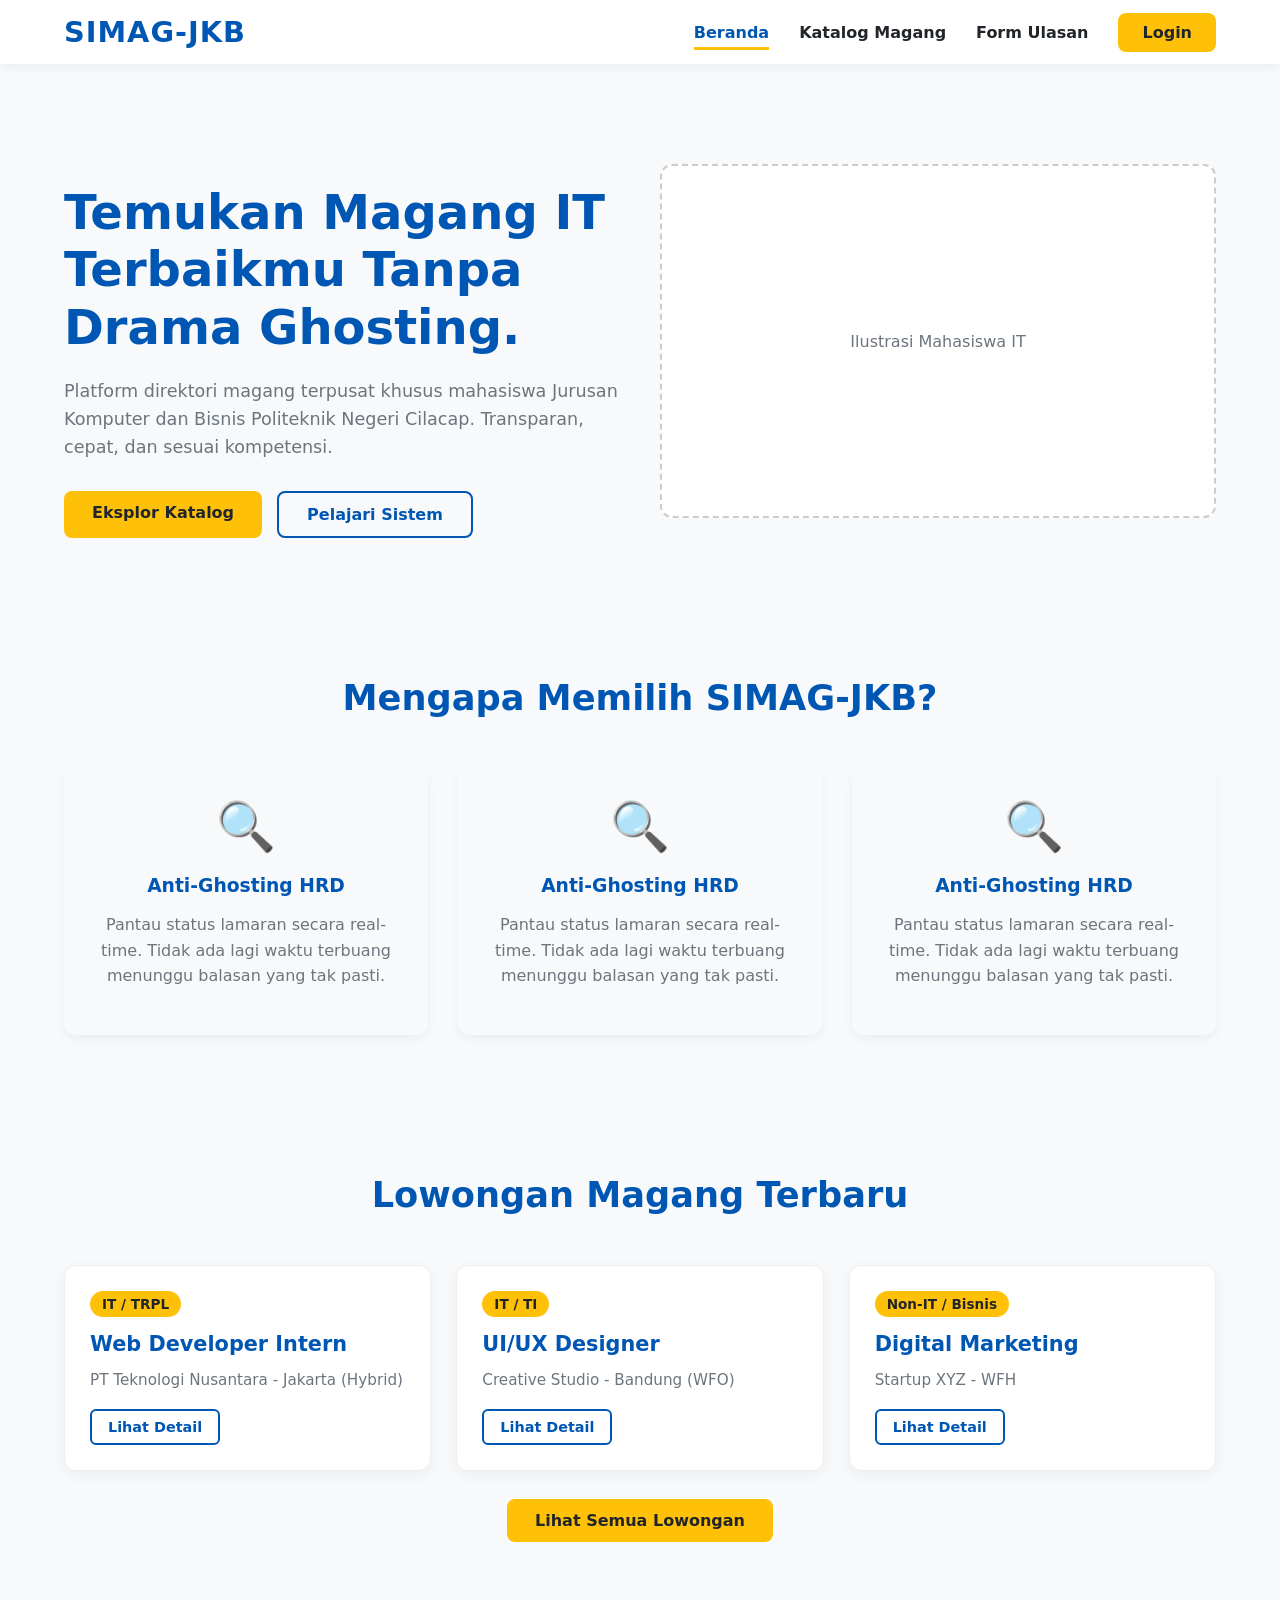
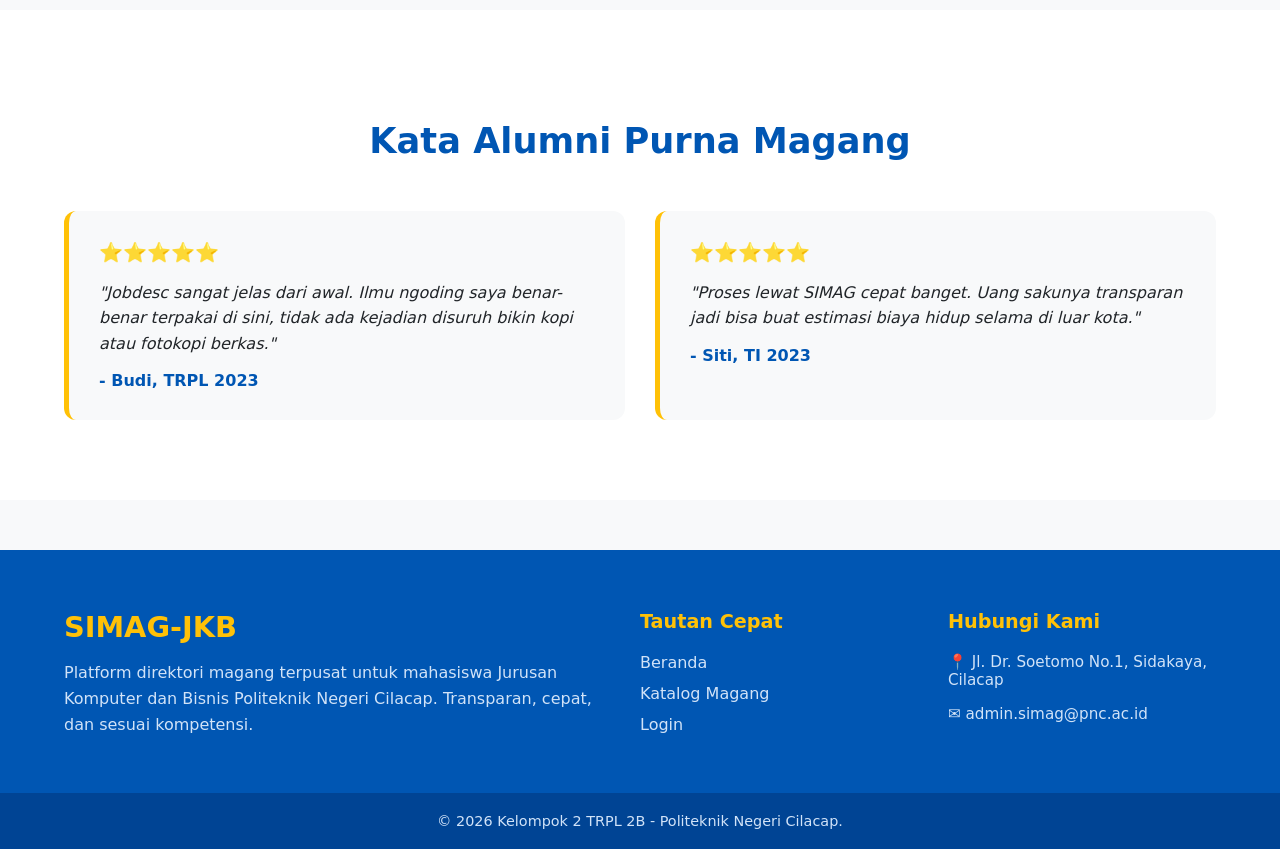
<file: index.html>
<!DOCTYPE html>
<html lang="id">
<head>
    <meta charset="UTF-8">
    <meta name="viewport" content="width=device-width, initial-scale=1.0">
    <title>SIMAG JKB - Sistem Informasi Magang Terpadu</title>
<!--    <link rel="icon" type="image/x-icon" href="favicon.ico">-->
    <link rel="stylesheet" href="style.css">
</head>
<body>

<header id="header-utama">
    <div class="container">
        <h2 class="logo">SIMAG-JKB</h2>
        <nav class="navbar">
            <ul>
                <li><a href="index.html" class="active">Beranda</a></li>
                <li><a href="katalog.html">Katalog Magang</a></li>
                <li><a href="ulasan.html">Form Ulasan</a></li>
                <li><a href="login.html">Login</a></li>
            </ul>
        </nav>
    </div>
</header>

<main>
    <section id="hero">
        <div class="container hero-wrapper">
            <div class="hero-content">
                <h1 class="hero-title">Temukan Magang IT Terbaikmu Tanpa Drama Ghosting.</h1>
                <p class="hero-subtitle">Platform direktori magang terpusat khusus mahasiswa Jurusan Komputer dan Bisnis Politeknik Negeri Cilacap. Transparan, cepat, dan sesuai kompetensi.</p>
                <div class="hero-buttons">
                    <a href="katalog.html" class="btn-utama">Eksplor Katalog</a>
                    <a href="#about" class="btn-sekunder">Pelajari Sistem</a>
                </div>
            </div>
            <div class="hero-image">
                <!-- Gunakan tag img ini nanti jika kamu sudah punya gambar ilustrasi vektor -->
                <div class="placeholder-gambar">Ilustrasi Mahasiswa IT</div>
            </div>
        </div>
    </section>

    <section id="about">
        <div class="container">
            <h2 class="section-title text-center">Mengapa Memilih SIMAG-JKB?</h2>
            <div class="fitur-grid">
                <div class="fitur-card">
                    <div class="ikon-fitur">🔍</div>
                    <h3>Anti-Ghosting HRD</h3>
                    <p>Pantau status lamaran secara real-time. Tidak ada lagi waktu terbuang menunggu balasan yang tak pasti.</p>
                </div>
                <div class="fitur-card">
                    <div class="ikon-fitur">🔍</div>
                    <h3>Anti-Ghosting HRD</h3>
                    <p>Pantau status lamaran secara real-time. Tidak ada lagi waktu terbuang menunggu balasan yang tak pasti.</p>
                </div>
                <div class="fitur-card">
                    <div class="ikon-fitur">🔍</div>
                    <h3>Anti-Ghosting HRD</h3>
                    <p>Pantau status lamaran secara real-time. Tidak ada lagi waktu terbuang menunggu balasan yang tak pasti.</p>
                </div>
            </div>
        </div>
    </section>

    <section id="preview-katalog">
        <div class="container">
            <h2 class="section-title text-center">Lowongan Magang Terbaru</h2>
            <div class="katalog-grid">
                <!-- Card 1 -->
                <div class="katalog-card">
                    <span class="badge-prodi">IT / TRPL</span>
                    <h3>Web Developer Intern</h3>
                    <p class="perusahaan">PT Teknologi Nusantara - Jakarta (Hybrid)</p>
                    <a href="katalog.html" class="btn-sekunder-small">Lihat Detail</a>
                </div>
                <!-- Card 2 -->
                <div class="katalog-card">
                    <span class="badge-prodi">IT / TI</span>
                    <h3>UI/UX Designer</h3>
                    <p class="perusahaan">Creative Studio - Bandung (WFO)</p>
                    <a href="katalog.html" class="btn-sekunder-small">Lihat Detail</a>
                </div>
                <!-- Card 3 -->
                <div class="katalog-card">
                    <span class="badge-prodi">Non-IT / Bisnis</span>
                    <h3>Digital Marketing</h3>
                    <p class="perusahaan">Startup XYZ - WFH</p>
                    <a href="katalog.html" class="btn-sekunder-small">Lihat Detail</a>
                </div>
            </div>
            <div class="text-center mt-4">
                <a href="katalog.html" class="btn-utama">Lihat Semua Lowongan</a>
            </div>
        </div>
    </section>

    <section id="testimoni">
        <div class="container">
            <h2 class="section-title text-center">Kata Alumni Purna Magang</h2>
            <div class="testimoni-grid">
                <div class="testimoni-card">
                    <div class="rating">⭐⭐⭐⭐⭐</div>
                    <p class="kutipan">"Jobdesc sangat jelas dari awal. Ilmu ngoding saya benar-benar terpakai di sini, tidak ada kejadian disuruh bikin kopi atau fotokopi berkas."</p>
                    <h4 class="nama-alumni">- Budi, TRPL 2023</h4>
                </div>
                <div class="testimoni-card">
                    <div class="rating">⭐⭐⭐⭐⭐</div>
                    <p class="kutipan">"Proses lewat SIMAG cepat banget. Uang sakunya transparan jadi bisa buat estimasi biaya hidup selama di luar kota."</p>
                    <h4 class="nama-alumni">- Siti, TI 2023</h4>
                </div>
            </div>
        </div>
    </section>
</main>

<footer id="footer-utama">
    <div class="container footer-wrapper">
        <div class="footer-brand">
            <h3>SIMAG-JKB</h3>
            <p>Platform direktori magang terpusat untuk mahasiswa Jurusan Komputer dan Bisnis Politeknik Negeri Cilacap. Transparan, cepat, dan sesuai kompetensi.</p>
        </div>

        <div class="footer-links">
            <h4>Tautan Cepat</h4>
            <ul>
                <li><a href="index.html">Beranda</a></li>
                <li><a href="katalog.html">Katalog Magang</a></li>
                <li><a href="login.html">Login</a></li>
            </ul>
        </div>

        <div class="footer-contact">
            <h4>Hubungi Kami</h4>
            <p>📍 Jl. Dr. Soetomo No.1, Sidakaya, Cilacap</p>
            <p>✉️ admin.simag@pnc.ac.id</p>
        </div>
    </div>

    <div class="footer-bottom">
        <div class="container text-center">
            <p>&copy; 2026 Kelompok 2 TRPL 2B - Politeknik Negeri Cilacap.</p>
        </div>
    </div>
</footer>
</body>
</html>
</file>
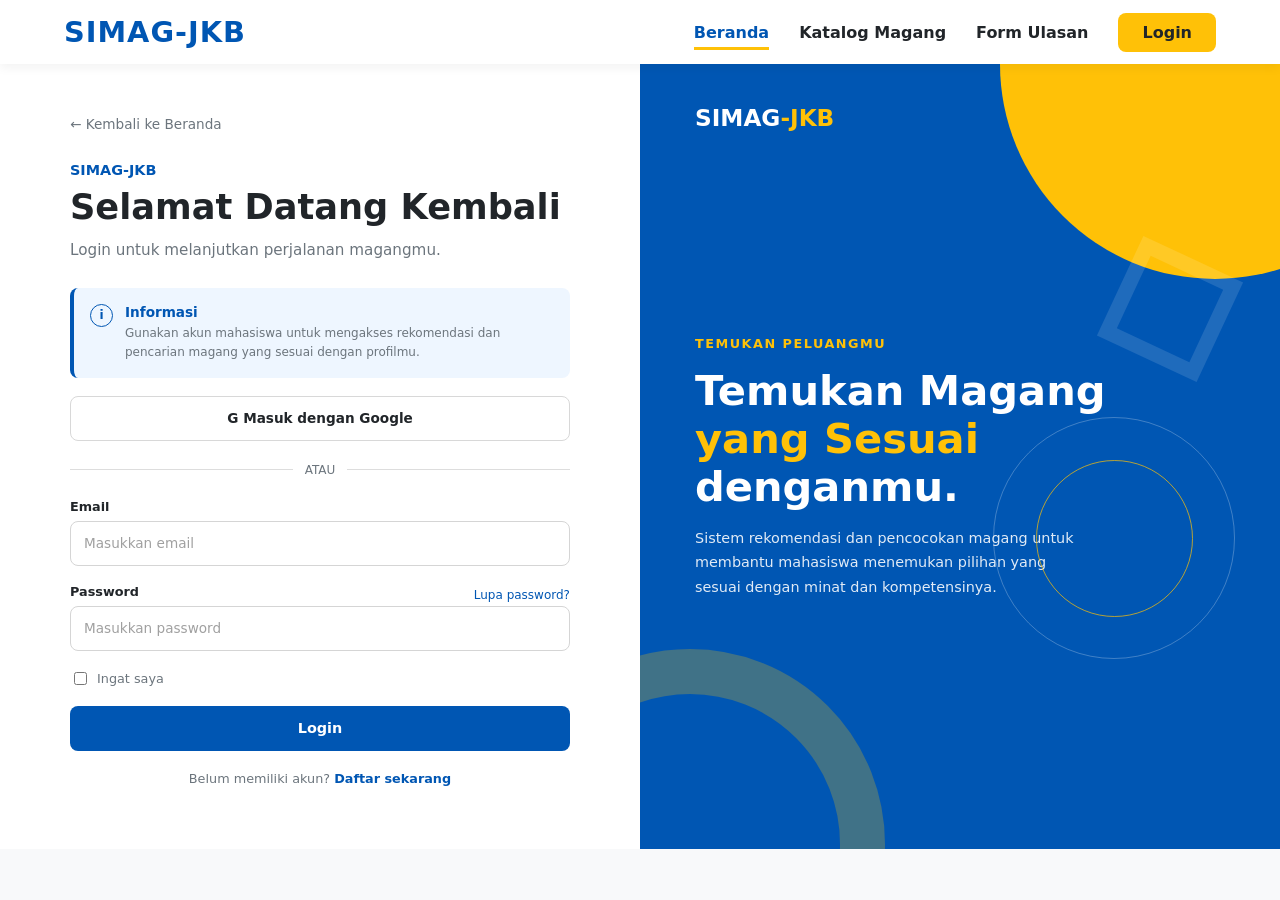
<file: login.html>
<!DOCTYPE html>
<html lang="id">
<head>
    <meta charset="UTF-8">
    <meta name="viewport" content="width=device-width, initial-scale=1.0">

    <title>SIMAG JKB - Login</title>

    <!-- CSS Global -->
    <link rel="stylesheet" href="style.css">

    <!-- CSS Khusus Login & Register -->
    <link rel="stylesheet" href="style-login.css">
</head>

<body>

<!-- =========================================
     HEADER
========================================= -->

<header id="header-utama">
    <div class="container">
        <h2 class="logo">SIMAG-JKB</h2>
        <nav class="navbar">
            <ul>
                <li><a href="index.html" class="active">Beranda</a></li>
                <li><a href="katalog.html">Katalog Magang</a></li>
                <li><a href="ulasan.html">Form Ulasan</a></li>
                <li><a href="login.html">Login</a></li>
            </ul>
        </nav>
    </div>
</header>


<!-- =========================================
     KONTEN UTAMA
========================================= -->

<main>


        <section class="auth-page">


            <!-- =================================
                 BAGIAN KIRI: LOGIN
            ================================== -->

            <div class="auth-form-area">

                <div class="auth-content">


                    <!-- KEMBALI KE BERANDA -->

                    <a
                        href="index.html"
                        class="back-home">

                        ← Kembali ke Beranda

                    </a>


                    <!-- =================================
                         JUDUL LOGIN
                    ================================== -->

                    <div class="auth-heading">

                        <span class="auth-label">
                            SIMAG-JKB
                        </span>

                        <h1>
                            Selamat Datang Kembali
                        </h1>

                        <p>
                            Login untuk melanjutkan perjalanan magangmu.
                        </p>

                    </div>


                    <!-- =================================
                         INFORMASI
                    ================================== -->

                    <div class="info-box">

                        <span class="info-icon">
                            i
                        </span>

                        <div>

                            <strong>
                                Informasi
                            </strong>

                            <p>
                                Gunakan akun mahasiswa untuk mengakses
                                rekomendasi dan pencarian magang yang
                                sesuai dengan profilmu.
                            </p>

                        </div>

                    </div>


                    <!-- =================================
                         LOGIN DENGAN GOOGLE
                    ================================== -->

                    <button
                        type="button"
                        class="google-button">

                        <span>
                            G
                        </span>

                        Masuk dengan Google

                    </button>


                    <!-- =================================
                         PEMISAH
                    ================================== -->

                    <div class="divider">

                        <span>
                            ATAU
                        </span>

                    </div>


                    <!-- =================================
                         FORM LOGIN
                    ================================== -->

                    <form>


                        <!-- EMAIL -->

                        <div class="form-group">

                            <label for="login-email">
                                Email
                            </label>

                            <input
                                type="email"
                                id="login-email"
                                name="email"
                                placeholder="Masukkan email"
                                required>

                        </div>


                        <!-- PASSWORD -->

                        <div class="form-group">

                            <div class="password-label">

                                <label for="login-password">
                                    Password
                                </label>

                                <a href="#">
                                    Lupa password?
                                </a>

                            </div>

                            <input
                                type="password"
                                id="login-password"
                                name="password"
                                placeholder="Masukkan password"
                                required>

                        </div>


                        <!-- INGAT SAYA -->

                        <div class="form-option">

                            <label>

                                <input
                                    type="checkbox"
                                    name="remember">

                                Ingat saya

                            </label>

                        </div>


                        <!-- BUTTON LOGIN -->

                        <button
                            type="submit"
                            class="login-button">

                            Login

                        </button>

                    </form>


                    <!-- =================================
                         LINK REGISTER
                    ================================== -->

                    <p class="register-text">

                        Belum memiliki akun?

                        <a href="register.html">
                            Daftar sekarang
                        </a>

                    </p>

                </div>

            </div>


            <!-- =================================
                 BAGIAN KANAN / VISUAL
            ================================== -->

            <div class="auth-visual">

                <div class="visual-content">


                    <!-- LOGO -->

                    <div class="visual-logo">

                        SIMAG<strong>-JKB</strong>

                    </div>


                    <!-- TEXT VISUAL -->

                    <div class="visual-text">

                        <span class="small-title">
                            TEMUKAN PELUANGMU
                        </span>

                        <h2>

                            Temukan Magang
                            <span>yang Sesuai</span>
                            denganmu.

                        </h2>

                        <p>

                            Sistem rekomendasi dan pencocokan magang
                            untuk membantu mahasiswa menemukan pilihan
                            yang sesuai dengan minat dan kompetensinya.

                        </p>

                    </div>


                    <!-- =================================
                         DEKORASI
                    ================================== -->

                    <div class="visual-decoration">

                        <div class="circle circle-one"></div>

                        <div class="circle circle-two"></div>

                        <div class="square"></div>

                    </div>

                </div>

            </div>

        </section>

    </div>

</main>
</file>
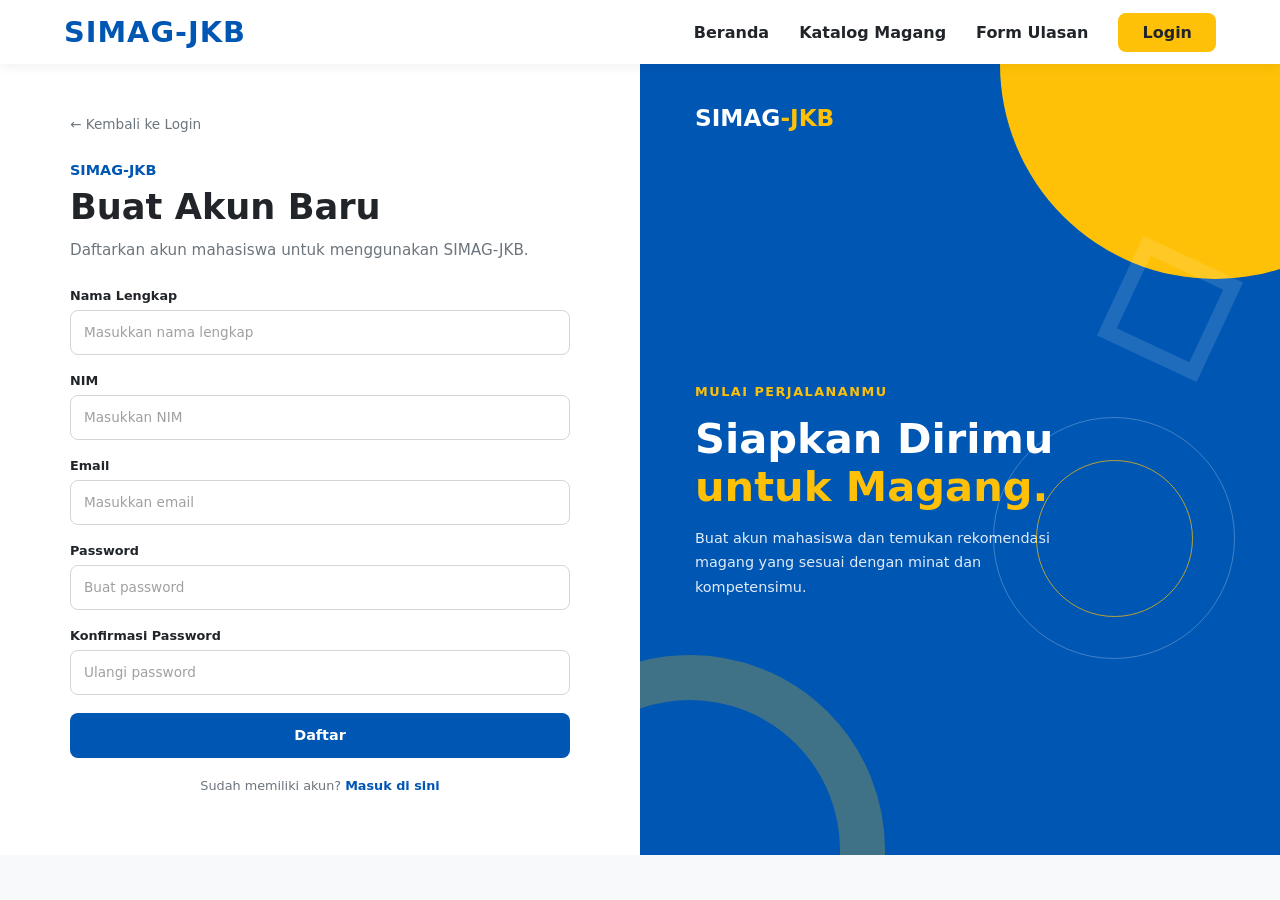
<file: register.html>
<!DOCTYPE html>
<html lang="id">
<head>
    <meta charset="UTF-8">
    <meta name="viewport" content="width=device-width, initial-scale=1.0">

    <title>SIMAG JKB - Register</title>

    <!-- CSS Global -->
    <link rel="stylesheet" href="style.css">

    <!-- CSS Khusus Login & Register -->
    <link rel="stylesheet" href="style-login.css">
</head>

<body>

<!-- =========================================
     HEADER
========================================= -->

<header id="header-utama">
    <div class="container">

        <h2 class="logo">
            SIMAG-JKB
        </h2>

        <nav class="navbar">

            <ul>

                <li>
                    <a href="index.html">
                        Beranda
                    </a>
                </li>

                <li>
                    <a href="katalog.html">
                        Katalog Magang
                    </a>
                </li>

                <li>
                    <a href="ulasan.html">
                        Form Ulasan
                    </a>
                </li>

                <li>
                    <a href="login.html">
                        Login
                    </a>
                </li>

            </ul>

        </nav>

    </div>

</header>


<!-- =========================================
     KONTEN UTAMA
========================================= -->

<main>

 

        <section class="auth-page">


            <!-- =================================
                 BAGIAN KIRI
            ================================== -->

            <div class="auth-form-area">

                <div class="auth-content">


                    <!-- KEMBALI KE LOGIN -->

                    <a
                        href="login.html"
                        class="back-home">

                        ← Kembali ke Login

                    </a>


                    <!-- =================================
                         JUDUL REGISTER
                    ================================== -->

                    <div class="auth-heading">

                        <span class="auth-label">
                            SIMAG-JKB
                        </span>

                        <h1>
                            Buat Akun Baru
                        </h1>

                        <p>
                            Daftarkan akun mahasiswa untuk menggunakan
                            SIMAG-JKB.
                        </p>

                    </div>


                    <!-- =================================
                         FORM REGISTER
                    ================================== -->

                    <form>


                        <!-- NAMA LENGKAP -->

                        <div class="form-group">

                            <label for="nama">
                                Nama Lengkap
                            </label>

                            <input
                                type="text"
                                id="nama"
                                name="nama"
                                placeholder="Masukkan nama lengkap"
                                required>

                        </div>


                        <!-- NIM -->

                        <div class="form-group">

                            <label for="nim">
                                NIM
                            </label>

                            <input
                                type="text"
                                id="nim"
                                name="nim"
                                placeholder="Masukkan NIM"
                                required>

                        </div>


                        <!-- EMAIL -->

                        <div class="form-group">

                            <label for="register-email">
                                Email
                            </label>

                            <input
                                type="email"
                                id="register-email"
                                name="email"
                                placeholder="Masukkan email"
                                required>

                        </div>


                        <!-- PASSWORD -->

                        <div class="form-group">

                            <label for="register-password">
                                Password
                            </label>

                            <input
                                type="password"
                                id="register-password"
                                name="password"
                                placeholder="Buat password"
                                required>

                        </div>


                        <!-- KONFIRMASI PASSWORD -->

                        <div class="form-group">

                            <label for="confirm-password">
                                Konfirmasi Password
                            </label>

                            <input
                                type="password"
                                id="confirm-password"
                                name="confirm-password"
                                placeholder="Ulangi password"
                                required>

                        </div>


                        <!-- BUTTON DAFTAR -->

                        <button
                            type="submit"
                            class="login-button">

                            Daftar

                        </button>

                    </form>


                    <!-- =================================
                         LINK KE LOGIN
                    ================================== -->

                    <p class="register-text">

                        Sudah memiliki akun?

                        <a href="login.html">
                            Masuk di sini
                        </a>

                    </p>

                </div>

            </div>


            <!-- =================================
                 BAGIAN KANAN / VISUAL
            ================================== -->

            <div class="auth-visual">

                <div class="visual-content">


                    <!-- LOGO -->

                    <div class="visual-logo">

                        SIMAG<strong>-JKB</strong>

                    </div>


                    <!-- TEXT VISUAL -->

                    <div class="visual-text">

                        <span class="small-title">
                            MULAI PERJALANANMU
                        </span>

                        <h2>

                            Siapkan Dirimu
                            <span>untuk Magang.</span>

                        </h2>

                        <p>

                            Buat akun mahasiswa dan temukan
                            rekomendasi magang yang sesuai
                            dengan minat dan kompetensimu.

                        </p>

                    </div>


                    <!-- =================================
                         DEKORASI
                    ================================== -->

                    <div class="visual-decoration">

                        <div class="circle circle-one"></div>

                        <div class="circle circle-two"></div>

                        <div class="square"></div>

                    </div>

                </div>

            </div>

        </section>

    </div>

</main>
</file>
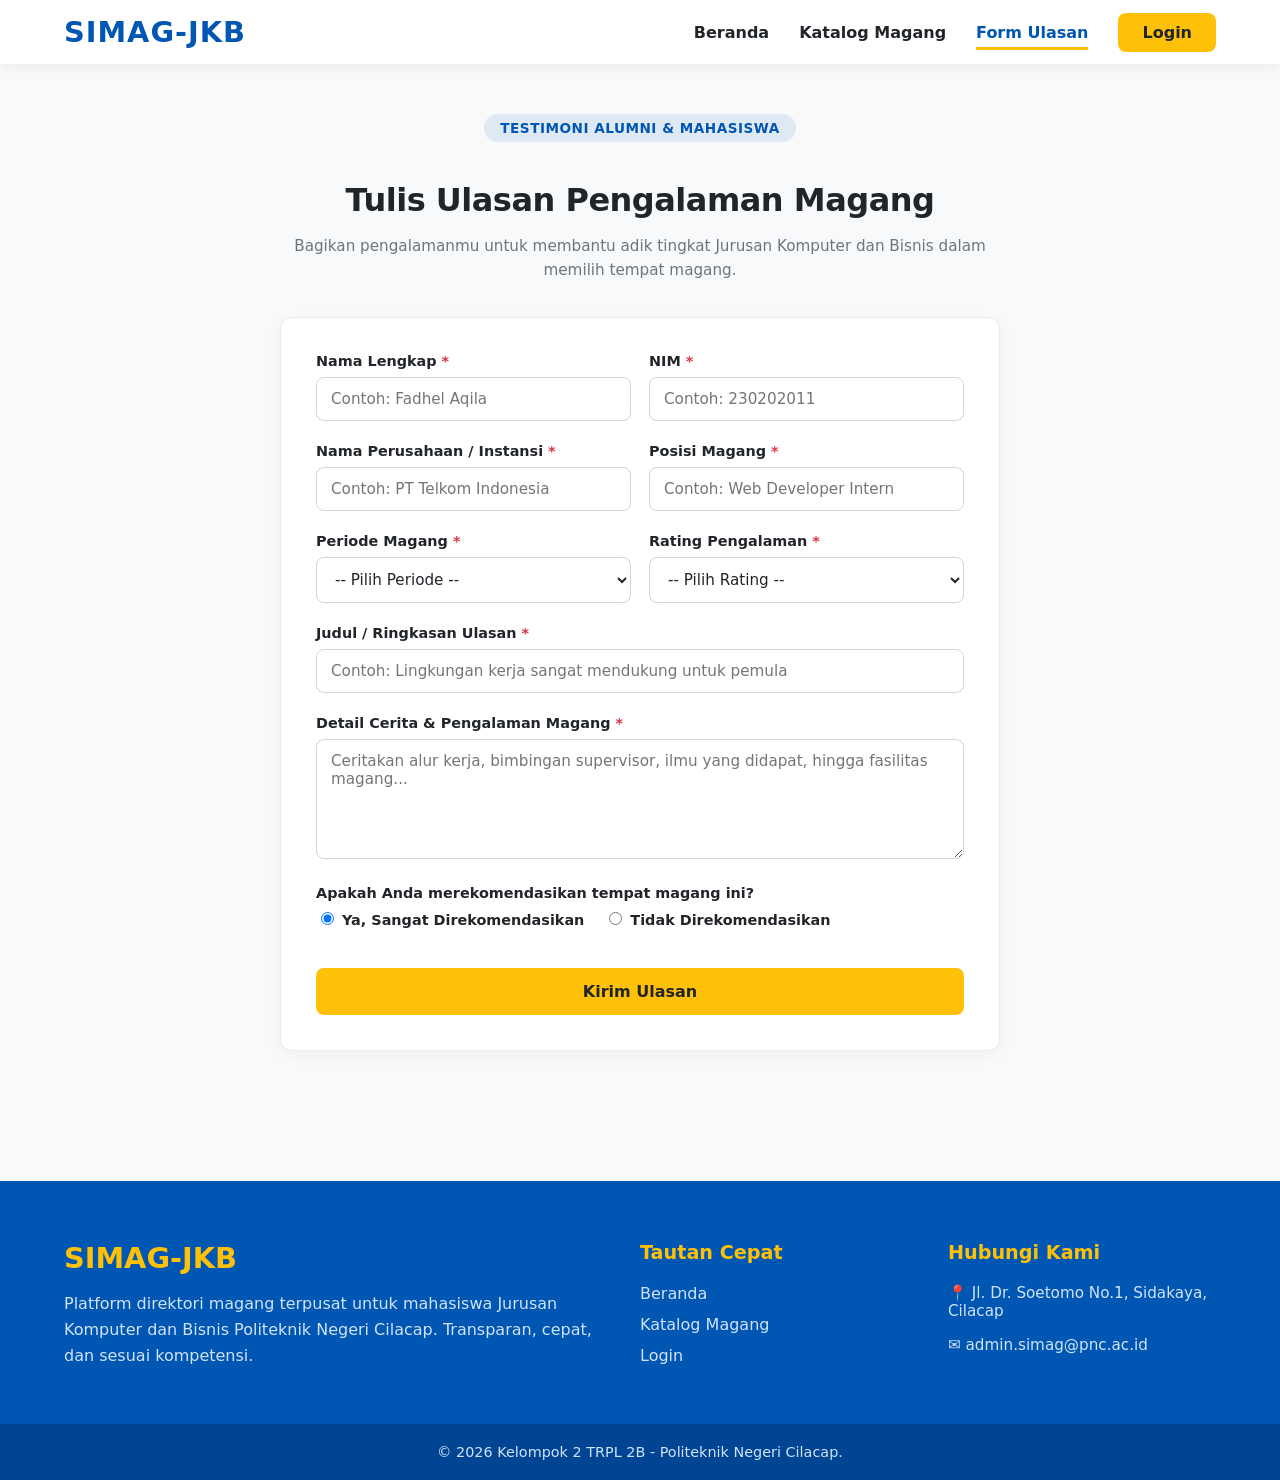
<file: ulasan.html>
<!DOCTYPE html>
<html lang="id">
<head>
    <meta charset="UTF-8">
    <meta name="viewport" content="width=device-width, initial-scale=1.0">
    <title>Tulis Ulasan Magang - SIMAG JKB</title>
    <!-- Link CSS Global -->
    <link rel="stylesheet" href="style.css">
    <!-- Link CSS Khusus Halaman (Ulasan) -->
    <link rel="stylesheet" href="style-ulasan.css">
</head>
<body>
<!-- TEMPAT HEADER -->
<header id="header-utama">
    <div class="container">
        <h2 class="logo">SIMAG-JKB</h2>
        <nav class="navbar">
            <ul>
                <li><a href="index.html">Beranda</a></li>
                <li><a href="katalog.html">Katalog Magang</a></li>
                <li><a href="ulasan.html" class="active">Form Ulasan</a></li>
                <li><a href="login.html">Login</a></li>
            </ul>
        </nav>
    </div>
</header>

<!-- KONTEN UTAMA HALAMAN -->
<main>
    <div class="container">
        <!-- FORM TULIS ULASAN -->
        <section class="form-ulasan-section">
            <div class="form-header-text">
                <span class="badge-tag">Testimoni Alumni & Mahasiswa</span>
                <h2>Tulis Ulasan Pengalaman Magang</h2>
                <p>Bagikan pengalamanmu untuk membantu adik tingkat Jurusan Komputer dan Bisnis dalam memilih tempat magang.</p>
            </div>

            <div class="form-card">
                <form action="#" method="POST" class="ulasan-form">
                    
                    <!-- Nama & NIM -->
                    <div class="form-grid-2">
                        <div class="form-group">
                            <label for="namaLengkap">Nama Lengkap <span class="required">*</span></label>
                            <input type="text" id="namaLengkap" name="nama" class="form-input" placeholder="Contoh: Fadhel Aqila" required>
                        </div>
                        <div class="form-group">
                            <label for="nimMahasiswa">NIM <span class="required">*</span></label>
                            <input type="text" id="nimMahasiswa" name="nim" class="form-input" placeholder="Contoh: 230202011" required>
                        </div>
                    </div>

                    <!-- Perusahaan & Posisi -->
                    <div class="form-grid-2">
                        <div class="form-group">
                            <label for="namaPerusahaan">Nama Perusahaan / Instansi <span class="required">*</span></label>
                            <input type="text" id="namaPerusahaan" name="perusahaan" class="form-input" placeholder="Contoh: PT Telkom Indonesia" required>
                        </div>
                        <div class="form-group">
                            <label for="posisiMagang">Posisi Magang <span class="required">*</span></label>
                            <input type="text" id="posisiMagang" name="posisi" class="form-input" placeholder="Contoh: Web Developer Intern" required>
                        </div>
                    </div>

                    <!-- Periode & Rating -->
                    <div class="form-grid-2">
                        <div class="form-group">
                            <label for="periodeMagang">Periode Magang <span class="required">*</span></label>
                            <select id="periodeMagang" name="periode" class="form-select" required>
                                <option value="">-- Pilih Periode --</option>
                                <option value="2026">Tahun 2026</option>
                                <option value="2025">Tahun 2025</option>
                                <option value="2024">Tahun 2024</option>
                            </select>
                        </div>

                        <div class="form-group">
                            <label for="ratingPengalaman">Rating Pengalaman <span class="required">*</span></label>
                            <select id="ratingPengalaman" name="rating" class="form-select" required>
                                <option value="">-- Pilih Rating --</option>
                                <option value="5">⭐⭐⭐⭐⭐ (5/5) - Sangat Memuaskan</option>
                                <option value="4">⭐⭐⭐⭐ (4/5) - Bagus</option>
                                <option value="3">⭐⭐⭐ (3/5) - Cukup</option>
                                <option value="2">⭐⭐ (2/5) - Kurang</option>
                                <option value="1">⭐ (1/5) - Buruk</option>
                            </select>
                        </div>
                    </div>

                    <!-- Judul Ulasan -->
                    <div class="form-group">
                        <label for="judulUlasan">Judul / Ringkasan Ulasan <span class="required">*</span></label>
                        <input type="text" id="judulUlasan" name="judul" class="form-input" placeholder="Contoh: Lingkungan kerja sangat mendukung untuk pemula" required>
                    </div>

                    <!-- Isian Ulasan Utama -->
                    <div class="form-group">
                        <label for="isiUlasan">Detail Cerita & Pengalaman Magang <span class="required">*</span></label>
                        <textarea id="isiUlasan" name="ulasan" class="form-textarea" rows="5" placeholder="Ceritakan alur kerja, bimbingan supervisor, ilmu yang didapat, hingga fasilitas magang..." required></textarea>
                    </div>

                    <!-- Rekomendasi Radio Button -->
                    <div class="form-group">
                        <label class="label-block">Apakah Anda merekomendasikan tempat magang ini?</label>
                        <div class="radio-group">
                            <label class="radio-label">
                                <input type="radio" name="rekomendasi" value="ya" checked> Ya, Sangat Direkomendasikan
                            </label>
                            <label class="radio-label">
                                <input type="radio" name="rekomendasi" value="tidak"> Tidak Direkomendasikan
                            </label>
                        </div>
                    </div>

                    <!-- Tombol Kirim -->
                    <div class="form-actions">
                        <button type="submit" class="btn-submit">Kirim Ulasan</button>
                    </div>

                </form>
            </div>
        </section>
    </div>
</main>

<!-- TEMPAT FOOTER -->
<footer id="footer-utama">
    <div class="container footer-wrapper">
        <div class="footer-brand">
            <h3>SIMAG-JKB</h3>
            <p>Platform direktori magang terpusat untuk mahasiswa Jurusan Komputer dan Bisnis Politeknik Negeri Cilacap. Transparan, cepat, dan sesuai kompetensi.</p>
        </div>

        <div class="footer-links">
            <h4>Tautan Cepat</h4>
            <ul>
                <li><a href="index.html">Beranda</a></li>
                <li><a href="katalog.html">Katalog Magang</a></li>
                <li><a href="login.html">Login</a></li>
            </ul>
        </div>

        <div class="footer-contact">
            <h4>Hubungi Kami</h4>
            <p>📍 Jl. Dr. Soetomo No.1, Sidakaya, Cilacap</p>
            <p>✉️ admin.simag@pnc.ac.id</p>
        </div>
    </div>

    <div class="footer-bottom">
        <div class="container text-center">
            <p>&copy; 2026 Kelompok 2 TRPL 2B - Politeknik Negeri Cilacap.</p>
        </div>
    </div>
</footer>
</body>
</html>
</file>
<file: style.css>
/* ========================================= */
/* GLOBAL VARIABLES & STYLE GUIDE SIMAG-JKB  */
/* ========================================= */
:root {
    /* 1. WARNA UTAMA (IDENTITAS) */
    --biru-trpl: #0056b3;         /* Biru utama untuk Header, Navbar, Judul */
    --biru-trpl-gelap: #004494;   /* Biru gelap untuk efek hover tombol */

    --kuning-jkb: #FFC107;        /* Kuning utama untuk Tombol Aksi, Aksen, Label */
    --kuning-jkb-gelap: #E0A800;  /* Kuning gelap untuk efek hover tombol */

    /* 2. WARNA NETRAL (BACKGROUND & TEKS) */
    --bg-dasar: #F8F9FA;          /* Abu-abu sangat terang untuk latar belakang section */
    --bg-putih: #FFFFFF;          /* Putih bersih untuk Card atau kotak konten */
    --teks-utama: #212529;        /* Hitam keabu-abuan untuk teks paragraf (lebih nyaman dibaca dari #000) */
    --teks-pudar: #6C757D;        /* Abu-abu untuk teks sekunder/tanggal/lokasi */

    /* 3. TIPOGRAFI */
    --font-utama: 'Segoe UI', system-ui, -apple-system, sans-serif;
}

body {
    font-family: var(--font-utama);
    color: var(--teks-utama);
    background-color: var(--bg-dasar);
    margin: 0;
    padding: 0;
}

.container {
    width: 90%; /* Memberikan jarak aman di kiri dan kanan layar */
    max-width: 1200px; /* Batas maksimal lebar konten di layar laptop/PC besar */
    margin: 0 auto; /* Memposisikan konten pas di tengah layar */
}

#header-utama {
    background-color: var(--bg-putih, #ffffff);
    box-shadow: 0 4px 10px rgba(0, 0, 0, 0.05); /* Memberikan bayangan lembut di bawah navbar */
    position: sticky;
    top: 0;
    z-index: 999; /* Memastikan navbar selalu berada di atas konten lain saat di-scroll */
    padding: 15px 0;
}

#header-utama .container {
    display: flex;
    justify-content: space-between;
    align-items: center;
}

#header-utama .logo {
    margin: 0;
    color: var(--biru-trpl);
    font-size: 1.8rem;
    font-weight: 800;
    letter-spacing: 1px;
}

#header-utama .navbar ul {
    list-style: none; /* Menghilangkan titik (bullet) bawaan HTML */
    margin: 0;
    padding: 0;
    display: flex;
    align-items: center;
    gap: 30px; /* Jarak antar teks menu */
}

#header-utama .navbar ul li a {
    text-decoration: none; /* Menghilangkan garis bawah bawaan HTML */
    color: var(--teks-utama);
    font-weight: 600;
    font-size: 1rem;
    transition: all 0.3s ease; /* Efek transisi halus saat di-hover */
}

#header-utama .navbar ul li a:hover {
    color: var(--biru-trpl);
}

#header-utama .navbar ul li a.active {
    color: var(--biru-trpl);
    border-bottom: 3px solid var(--kuning-jkb); /* Garis bawah kuning sebagai aksen */
    padding-bottom: 5px;
}

#header-utama .navbar ul li:last-child a {
    background-color: var(--kuning-jkb);
    color: var(--teks-utama);
    padding: 10px 24px;
    border-radius: 8px; /* Membuat sudut tombol melengkung */
    font-weight: 700;
}

#header-utama .navbar ul li:last-child a:hover {
    background-color: var(--kuning-jkb-gelap);
    color: #fff;
    /*border-bottom: ;*/
}

/*Hero Style*/
#hero {
    background-color: var(--bg-dasar);
    padding: 80px 0;
}

.hero-wrapper {
    display: flex;
    align-items: center;
    justify-content: space-between;
    gap: 40px;
}

.hero-content {
    flex: 1; /* Mengambil ruang setengah layar kiri */
}

.hero-title {
    color: var(--biru-trpl);
    font-size: 3rem;
    font-weight: 800;
    line-height: 1.2;
    margin-bottom: 20px;
}

.hero-subtitle {
    font-size: 1.1rem;
    color: var(--teks-pudar);
    margin-bottom: 30px;
    line-height: 1.6;
}

.hero-buttons {
    display: flex;
    gap: 15px;
}

/* Styling Tombol Standar */
.btn-utama, .btn-sekunder {
    padding: 12px 28px;
    border-radius: 8px;
    text-decoration: none;
    font-weight: bold;
    transition: all 0.3s ease;
}

.btn-utama {
    background-color: var(--kuning-jkb);
    color: var(--teks-utama);
}

.btn-utama:hover {
    background-color: var(--kuning-jkb-gelap);
    color: #fff;
}

.btn-sekunder {
    background-color: transparent;
    border: 2px solid var(--biru-trpl);
    color: var(--biru-trpl);
}

.btn-sekunder:hover {
    background-color: var(--biru-trpl);
    color: #fff;
}

/* Kotak Sementara untuk Gambar Vektor */
.hero-image {
    flex: 1; /* Mengambil ruang setengah layar kanan */
}

.placeholder-gambar {
    background-color: var(--bg-putih);
    border: 2px dashed #ccc;
    height: 350px;
    display: flex;
    align-items: center;
    justify-content: center;
    color: var(--teks-pudar);
    border-radius: 12px;
}

/*About Style*/
#about {
    background-color: var(--bg-dasar);
    padding: 30px 0;
}

.text-center{
    text-align: center;
}

.section-title{
    color: var(--biru-trpl);
    font-size: 2.2rem;
    margin-bottom: 50px;
}

.fitur-grid{
    display: grid;
    grid-template-columns: repeat(3, 1fr);
    gap: 30px;
}

.fitur-card{
    background-color: var(--bg-dasar);
    padding: 30px;
    border-radius: 12px;
    text-align: center;
    box-shadow: 0 4px 10px rgba(0, 0, 0, 0.05);
    transition: all 0.3s ease;
}

.fitur-card:hover{
    transform: translateY(-10px);
    box-shadow: 0 10px 20px rgba(0, 0, 0, 0.1);
    transition: all 0.3s ease;
}

.ikon-fitur{
    font-size: 3rem;
    margin-bottom: 20px;
}

.fitur-card h3{
    color: var(--biru-trpl);
    margin-bottom: 15px;
}

.fitur-card p{
    color: var(--teks-pudar);
    line-height: 1.6
}

/*Katalog Section*/
#preview-katalog {
    background-color: var(--bg-dasar);
    padding: 80px 0;
}

.katalog-grid {
    display: grid;
    grid-template-columns: repeat(3, 1fr); /* Membagi menjadi 3 kolom */
    gap: 25px;
    margin-bottom: 30px;
}

.katalog-card {
    background-color: var(--bg-putih);
    padding: 25px;
    border-radius: 12px;
    box-shadow: 0 4px 15px rgba(0,0,0,0.05);
    border: 1px solid #eee;
    transition: transform 0.3s ease, box-shadow 0.3s ease;
}

.katalog-card:hover {
    transform: translateY(-5px);
    box-shadow: 0 8px 25px rgba(0,0,0,0.1);
}

.badge-prodi {
    display: inline-block;
    background-color: var(--kuning-jkb);
    color: var(--teks-utama);
    padding: 5px 12px;
    border-radius: 20px;
    font-size: 0.85rem;
    font-weight: bold;
    margin-bottom: 15px;
}

.katalog-card h3 {
    color: var(--biru-trpl);
    margin: 0 0 10px 0;
    font-size: 1.3rem;
}

.perusahaan {
    color: var(--teks-pudar);
    font-size: 0.95rem;
    margin-bottom: 20px;
}

.btn-sekunder-small {
    display: inline-block;
    padding: 8px 16px;
    border: 2px solid var(--biru-trpl);
    color: var(--biru-trpl);
    text-decoration: none;
    border-radius: 6px;
    font-weight: bold;
    font-size: 0.9rem;
    transition: all 0.3s ease;
}

.btn-sekunder-small:hover {
    background-color: var(--biru-trpl);
    color: #fff;
}

.mt-4 { margin-top: 40px; }

/*Testimoni Section*/
#testimoni {
    background-color: var(--bg-putih);
    padding: 80px 0;
}

.testimoni-grid {
    display: grid;
    grid-template-columns: repeat(2, 1fr); /* Membagi menjadi 2 kolom lebar */
    gap: 30px;
}

.testimoni-card {
    background-color: var(--bg-dasar);
    padding: 30px;
    border-radius: 12px;
    border-left: 5px solid var(--kuning-jkb); /* Garis aksen kuning di sisi kiri */
}

.rating {
    font-size: 1.2rem;
    margin-bottom: 15px;
}

.kutipan {
    font-style: italic;
    color: var(--teks-utama);
    line-height: 1.6;
    margin-bottom: 15px;
}

.nama-alumni {
    color: var(--biru-trpl);
    margin: 0;
    font-weight: bold;
}

/*Footer*/
#footer-utama {
    background-color: var(--biru-trpl);
    color: var(--bg-putih);
    padding-top: 60px;
    margin-top: 50px;
}

/* Menggunakan CSS Grid untuk membagi area footer */
.footer-wrapper {
    display: grid;
    grid-template-columns: 2fr 1fr 1fr; /* Kolom pertama lebih lebar untuk deskripsi logo */
    gap: 40px;
    padding-bottom: 40px;
}

.footer-brand h3 {
    color: var(--kuning-jkb);
    font-size: 1.8rem;
    margin-top: 0;
    margin-bottom: 15px;
}

.footer-brand p {
    color: #d1e3f8; /* Warna biru sangat muda agar tidak terlalu redup */
    line-height: 1.6;
}

.footer-links h4, .footer-contact h4 {
    color: var(--kuning-jkb);
    margin-top: 0;
    margin-bottom: 20px;
    font-size: 1.2rem;
}

.footer-links ul {
    list-style: none;
    padding: 0;
    margin: 0;
}

.footer-links ul li {
    margin-bottom: 12px;
}

.footer-links ul li a {
    color: #d1e3f8;
    text-decoration: none;
    transition: color 0.3s ease;
}

.footer-links ul li a:hover {
    color: var(--kuning-jkb);
}

.footer-contact p {
    color: #d1e3f8;
    margin-bottom: 10px;
    font-size: 0.95rem;
}

/* Area Copyright di bagian paling bawah */
.footer-bottom {
    background-color: var(--biru-trpl-gelap); /* Warna latar sedikit lebih gelap dari footer utama */
    padding: 20px 0;
}

.footer-bottom p {
    margin: 0;
    color: #d1e3f8;
    font-size: 0.9rem;
}
</file>
<file: style-login.css>
/* =========================================
   SIMAG-JKB
   STYLE LOGIN
   MENYESUAIKAN DENGAN style.css BERANDA
   ========================================= */


/* =========================================
   HALAMAN LOGIN
   ========================================= */

.auth-page {
    display: grid;
    grid-template-columns: 1fr 1fr;
    min-height: 650px;
    background-color: var(--bg-putih);
}
/* =========================================
   BAGIAN KIRI - FORM LOGIN
   ========================================= */
.auth-form-area {
    display: flex;
    justify-content: center;
    align-items: center;
    padding: 50px 70px;
    background-color: var(--bg-putih);
}
.auth-content {
    width: 100%;
    max-width: 500px;
}
/* Kembali ke beranda */
.back-home {
    display: inline-block;
    margin-bottom: 30px;
    color: var(--teks-pudar);
    font-size: 0.85rem;
    text-decoration: none;
    transition: color 0.3s ease;
}
.back-home:hover {
    color: var(--biru-trpl);
}
/* =========================================
   JUDUL LOGIN
   ========================================= */
.auth-label {
    display: block;
    margin-bottom: 8px;
    color: var(--biru-trpl);
    font-size: 0.9rem;
    font-weight: 700;
}
.auth-heading h1 {
    margin: 0 0 10px;
    color: var(--teks-utama);
    font-size: 2.2rem;
    font-weight: 800;
    line-height: 1.2;
}
.auth-heading p {
    margin: 0 0 25px;
    color: var(--teks-pudar);
    font-size: 0.95rem;
    line-height: 1.6;
}
/* =========================================
   INFORMATION BOX
   ========================================= */
.info-box {
    display: flex;
    align-items: flex-start;
    gap: 12px;
    padding: 16px;
    margin-bottom: 18px;
    background-color: #eef6ff;
    border-left: 4px solid var(--biru-trpl);
    border-radius: 8px;
    box-sizing: border-box;
}
.info-icon {
    width: 21px;
    height: 21px;
    flex-shrink: 0;
    display: flex;
    align-items: center;
    justify-content: center;
    border: 1.5px solid var(--biru-trpl);
    border-radius: 50%;
    color: var(--biru-trpl);
    font-size: 0.75rem;
    font-weight: 700;
}
.info-box strong {
    display: block;
    margin-bottom: 4px;
    color: var(--biru-trpl);
    font-size: 0.85rem;
}
.info-box p {
    margin: 0;
    color: var(--teks-pudar);
    font-size: 0.75rem;
    line-height: 1.6;
}
/* =========================================
   LOGIN GOOGLE
   ========================================= */
.google-button {
    width: 100%;
    height: 45px;
    border: 1px solid #d8d8d8;
    border-radius: 8px;
    background-color: var(--bg-putih);
    color: var(--teks-utama);
    font-family: var(--font-utama);
    font-size: 0.85rem;
    font-weight: 600;
    cursor: pointer;
    transition: all 0.3s ease;
}
.google-button:hover {
    border-color: var(--biru-trpl);
    color: var(--biru-trpl);
}
/* =========================================
   PEMISAH
   ========================================= */
.divider {
    display: flex;
    align-items: center;
    gap: 12px;
    margin: 22px 0;
    color: var(--teks-pudar);
    font-size: 0.75rem;
}
.divider::before,
.divider::after {
    content: "";
    flex: 1;
    height: 1px;
    background-color: #dddddd;
}
/* =========================================
   FORM
   ========================================= */
.form-group {
    margin-bottom: 18px;
}
.form-group label {
    display: block;
    margin-bottom: 7px;
    color: var(--teks-utama);
    font-size: 0.8rem;
    font-weight: 700;
}
.form-group input {
    width: 100%;
    height: 45px;
    padding: 0 13px;
    box-sizing: border-box;
    border: 1px solid #d5d5d5;
    border-radius: 8px;
    background-color: var(--bg-putih);
    color: var(--teks-utama);
    font-family: var(--font-utama);
    font-size: 0.85rem;
    outline: none;
    transition: all 0.3s ease;
}
.form-group input::placeholder {
    color: #a0a0a0;
}
.form-group input:focus {
    border-color: var(--biru-trpl);
    box-shadow: 0 0 0 3px rgba(0, 86, 179, 0.08);
}
/* =========================================
   PASSWORD
   ========================================= */
.password-label {
    display: flex;
    justify-content: space-between;
    align-items: center;
}
.password-label a {
    color: var(--biru-trpl);
    font-size: 0.75rem;
    text-decoration: none;
}
.password-label a:hover {
    color: var(--kuning-jkb-gelap);
}
/* =========================================
   INGAT SAYA
   ========================================= */
.form-option {
    margin-bottom: 18px;
}
.form-option label {
    display: flex;
    align-items: center;
    gap: 7px;
    color: var(--teks-pudar);
    font-size: 0.8rem;
}
.form-option input {
    accent-color: var(--biru-trpl);
}
/* =========================================
   TOMBOL LOGIN
   ========================================= */
.login-button {
    width: 100%;
    height: 45px;
    border: none;
    border-radius: 8px;
    background-color: var(--biru-trpl);
    color: #ffffff;
    font-family: var(--font-utama);
    font-size: 0.9rem;
    font-weight: 700;
    cursor: pointer;
    transition: all 0.3s ease;
}
.login-button:hover {
    background-color: var(--biru-trpl-gelap);
}
/* =========================================
   LINK REGISTER
   ========================================= */
.register-text {
    margin-top: 20px;
    text-align: center;
    color: var(--teks-pudar);
    font-size: 0.8rem;
}
.register-text a {
    color: var(--biru-trpl);
    font-weight: 700;
    text-decoration: none;
}
.register-text a:hover {
    color: var(--kuning-jkb-gelap);
}
/* =========================================
   BAGIAN KANAN LOGIN
   ========================================= */
.auth-visual {
    position: relative;
    min-height: 650px;
    overflow: hidden;
    background-color: var(--biru-trpl);
}
/* =========================================
   DEKORASI KUNING
   ========================================= */
.auth-visual::before {
    content: "";
    position: absolute;
    width: 430px;
    height: 430px;
    top: -215px;
    right: -150px;
    border-radius: 50%;
    background-color: var(--kuning-jkb);
}
/* Dekorasi lingkaran bawah */
.auth-visual::after {
    content: "";
    position: absolute;
    width: 300px;
    height: 300px;
    bottom: -190px;
    left: -145px;
    border: 45px solid rgba(255, 193, 7, 0.25);
    border-radius: 50%;
}
/* =========================================
   KONTEN VISUAL
   ========================================= */
.visual-content {
    position: relative;
    z-index: 2;
    min-height: 650px;
    padding: 40px 55px;
    box-sizing: border-box;
}
/* =========================================
   LOGO KANAN
   ========================================= */
.visual-logo {
    color: #ffffff;
    font-family: var(--font-utama);
    font-size: 1.45rem;
    font-weight: 800;
    letter-spacing: 0;
}
.visual-logo strong {
    color: var(--kuning-jkb);
}
/* =========================================
   TEKS VISUAL
   ========================================= */
.visual-text {
    position: absolute;
    left: 55px;
    bottom: 115px;
    max-width: 450px;
}
.small-title {
    color: var(--kuning-jkb);
    font-size: 0.8rem;
    font-weight: 800;
    letter-spacing: 1.5px;
}
.visual-text h2 {
    margin: 15px 0;
    color: #ffffff;
    font-size: 2.6rem;
    font-weight: 800;
    line-height: 1.15;
}
.visual-text h2 span {
    color: var(--kuning-jkb);
}
.visual-text p {
    max-width: 400px;
    margin: 0;
    color: rgba(255, 255, 255, 0.88);
    font-size: 0.9rem;
    line-height: 1.7;
}
/* =========================================
   DEKORASI VISUAL
   ========================================= */
.visual-decoration {
    position: absolute;
    inset: 0;
    pointer-events: none;
}
.circle {
    position: absolute;
    border: 1px solid rgba(255, 255, 255, 0.25);
    border-radius: 50%;
}
.circle-one {
    width: 240px;
    height: 240px;
    right: 45px;
    bottom: 55px;
}
.circle-two {
    width: 155px;
    height: 155px;
    right: 87px;
    bottom: 97px;
    border-color: rgba(255, 193, 7, 0.7);
}
.square {
    position: absolute;
    width: 80px;
    height: 80px;
    right: 55px;
    top: 190px;
    border: 15px solid rgba(255, 255, 255, 0.12);
    transform: rotate(25deg);
}
/* =========================================
   REGISTER
   ========================================= */
.register-form {
    padding: 70px 0;
    background-color: var(--bg-dasar);
    border-top: 1px solid #eeeeee;
}
.register-form .register-heading {
    max-width: 500px;
    margin: 0 auto 25px;
}
.register-form form {
    max-width: 500px;
    margin: auto;
}
.register-heading h2 {
    margin: 0 0 10px;
    color: var(--biru-trpl);
    font-size: 2rem;
    font-weight: 800;
}
.register-heading p {
    margin: 0;
    color: var(--teks-pudar);
    font-size: 0.95rem;
    line-height: 1.6;
}
/* =========================================
   RESPONSIVE
   ========================================= */
@media (max-width: 1000px) {
    .auth-page {
        grid-template-columns: 1fr;
    }
    .auth-visual {
        display: none;
    }
    .auth-form-area {
        padding: 60px 40px;
    }
}
@media (max-width: 600px) {
    .auth-form-area {
        padding: 40px 20px;
    }
    .auth-heading h1 {
        font-size: 1.8rem;
    }
    .register-form {
        padding: 50px 20px;
    }
    .register-heading h2 {
        font-size: 1.7rem;
    }
}
</file>
<file: style-ulasan.css>
/* ================================================= */
/* STYLE HALAMAN FORM ULASAN - SIMAG-JKB             */
/* ================================================= */

/* Section Utama Ulasan */
.form-ulasan-section {
    padding: 50px 0 80px 0;
    max-width: 720px;
    margin: 0 auto;
}

/* Header Teks Form */
.form-header-text {
    text-align: center;
    margin-bottom: 35px;
}

.badge-tag {
    display: inline-block;
    background-color: rgba(0, 86, 179, 0.1); /* Biru TRPL transparan */
    color: var(--biru-trpl);
    font-size: 0.85rem;
    font-weight: 700;
    padding: 6px 16px;
    border-radius: 20px;
    margin-bottom: 12px;
    text-transform: uppercase;
    letter-spacing: 0.5px;
}

.form-header-text h2 {
    font-size: 2rem;
    color: var(--teks-utama);
    font-weight: 800;
    margin-bottom: 8px;
    letter-spacing: -0.5px;
}

.form-header-text p {
    color: var(--teks-pudar);
    font-size: 0.95rem;
    line-height: 1.6;
}

/* Kartu Form */
.form-card {
    background-color: var(--bg-putih);
    border: 1px solid #E9ECEF;
    border-radius: 12px;
    padding: 35px;
    box-shadow: 0 4px 15px rgba(0, 0, 0, 0.04);
}

/* Grid Layout 2 Kolom */
.form-grid-2 {
    display: grid;
    grid-template-columns: 1fr 1fr;
    gap: 18px;
}

.form-group {
    margin-bottom: 22px;
}

.form-group label {
    display: block;
    font-size: 0.9rem;
    font-weight: 700;
    color: var(--teks-utama);
    margin-bottom: 8px;
}

.label-block {
    display: block;
    font-size: 0.9rem;
    font-weight: 700;
    color: var(--teks-utama);
    margin-bottom: 10px;
}

.required {
    color: #DC3545; /* Warna merah untuk penanda wajib */
}

/* Form Control (Input, Select, Textarea) */
.form-input, 
.form-select, 
.form-textarea {
    width: 100%;
    padding: 12px 14px;
    border: 1.5px solid #CED4DA;
    border-radius: 8px;
    font-size: 0.95rem;
    font-family: var(--font-utama);
    color: var(--teks-utama);
    background-color: var(--bg-putih);
    box-sizing: border-box;
    outline: none;
    transition: border-color 0.3s ease, box-shadow 0.3s ease;
}

.form-input:focus, 
.form-select:focus, 
.form-textarea:focus {
    border-color: var(--biru-trpl);
    box-shadow: 0 0 0 3px rgba(0, 86, 179, 0.15);
}

.form-textarea {
    resize: vertical;
    min-height: 120px;
}

/* Radio Button Options */
.radio-group {
    display: flex;
    gap: 20px;
    align-items: center;
}

.radio-label {
    display: flex;
    align-items: center;
    gap: 8px;
    font-size: 0.9rem;
    color: var(--teks-utama);
    cursor: pointer;
}

/* Tombol Kirim Ulasan */
.btn-submit {
    width: 100%;
    background-color: var(--kuning-jkb);
    color: var(--teks-utama);
    padding: 14px 20px;
    border: none;
    border-radius: 8px;
    font-size: 1rem;
    font-weight: 700;
    font-family: var(--font-utama);
    cursor: pointer;
    transition: all 0.3s ease;
    margin-top: 10px;
}

.btn-submit:hover {
    background-color: var(--kuning-jkb-gelap);
    color: #FFFFFF;
}

/* Responsif Tampilan HP */
@media (max-width: 640px) {
    .form-grid-2 {
        grid-template-columns: 1fr;
        gap: 0;
    }

    .form-card {
        padding: 22px;
    }

    .radio-group {
        flex-direction: column;
        align-items: flex-start;
        gap: 12px;
    }
}
</file>
